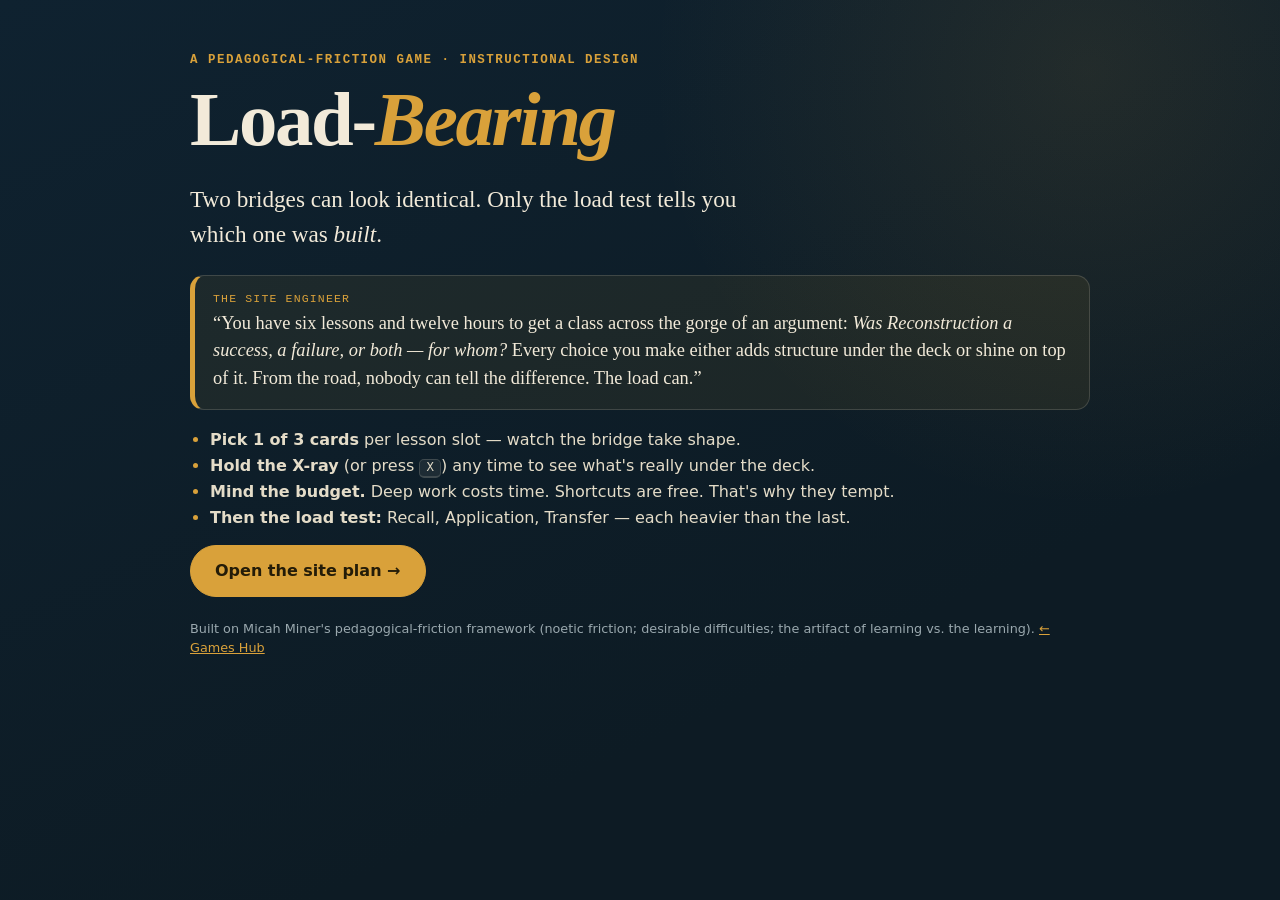
<file: index.html>
<!DOCTYPE html>
<html lang="en">
<head>
<meta charset="UTF-8">
<meta name="viewport" content="width=device-width, initial-scale=1.0">
<meta name="description" content="Load-Bearing — design a unit, watch it become a bridge. Structural thinking holds the transfer load; polish alone shears off. A game about pedagogical friction by Micah Miner.">
<title>Load-Bearing | A Pedagogical Friction Game</title>
<link rel="stylesheet" href="https://minerclass.github.io/tokens.css">
<link rel="stylesheet" href="style.css">
</head>
<body>
<div id="announcer" class="sr-only" aria-live="polite"></div>
<div class="wrap">

  <!-- TITLE -->
  <section class="screen active" id="title">
    <p class="kicker">A pedagogical-friction game &middot; Instructional design</p>
    <h1>Load-<em>Bearing</em></h1>
    <p class="lede">Two bridges can look identical. Only the load test tells you which one was <em>built</em>.</p>
    <div class="mentor">
      <div>
        <span class="who">The site engineer</span>
        <p>&ldquo;You have six lessons and twelve hours to get a class across the gorge of an argument: <em>Was Reconstruction a success, a failure, or both &mdash; for whom?</em> Every choice you make either adds structure under the deck or shine on top of it. From the road, nobody can tell the difference. The load can.&rdquo;</p>
      </div>
    </div>
    <ul class="howto">
      <li><b>Pick 1 of 3 cards</b> per lesson slot &mdash; watch the bridge take shape.</li>
      <li><b>Hold the X-ray</b> (or press <kbd>X</kbd>) any time to see what's really under the deck.</li>
      <li><b>Mind the budget.</b> Deep work costs time. Shortcuts are free. That's why they tempt.</li>
      <li><b>Then the load test:</b> Recall, Application, Transfer &mdash; each heavier than the last.</li>
    </ul>
    <p style="margin-top:18px;"><button class="btn" id="startBtn">Open the site plan &rarr;</button></p>
    <p class="credit">Built on Micah Miner's pedagogical-friction framework (noetic friction; desirable difficulties; the artifact of learning vs. the learning). <a href="https://minerclass.github.io/games-hub/">&larr; Games Hub</a></p>
  </section>

  <!-- PLAY -->
  <section class="screen" id="play">
    <div class="topline">
      <span id="slotLabel">Lesson 1 of 6</span>
      <span class="budget" id="budgetLabel">Time budget: <b id="budgetVal">12</b> hrs</span>
    </div>

    <div class="hud">
      <div class="meter">
        <div class="top"><span>Structure <span class="hint">(members)</span></span><span id="structNum">0</span></div>
        <div class="bar struct" role="progressbar" aria-label="Structure" aria-valuemin="0" aria-valuemax="18" aria-valuenow="0" id="structBarWrap"><span id="structBar"></span></div>
      </div>
      <div class="meter">
        <div class="top"><span>Surface polish</span><span id="polishNum">0</span></div>
        <div class="bar polish" role="progressbar" aria-label="Surface polish" aria-valuemin="0" aria-valuemax="10" aria-valuenow="0" id="polishBarWrap"><span id="polishBar"></span></div>
      </div>
      <div class="profiles" id="profiles" aria-label="Student profiles">
        <span class="prof ok" id="prof-ell" title="Maya — multilingual learner, strong reasoner">Maya</span>
        <span class="prof ok" id="prof-dys" title="Jordan — dysgraphia">Jordan</span>
        <span class="prof ok" id="prof-sam" title="Sam — high achiever, shortcut-prone">Sam</span>
      </div>
    </div>

    <div class="bridgebox">
      <canvas id="bridge" width="740" height="330" aria-label="Bridge diagram showing the unit's structure"></canvas>
      <button class="xray" id="xrayBtn" aria-pressed="false">Hold for X-ray <kbd>X</kbd></button>
      <div class="viewtag" id="viewTag">ARTIFACT VIEW</div>
    </div>

    <p class="prompt" id="promptLine">Choose the work for this lesson &mdash; press 1&ndash;3 or click.</p>
    <div class="cards" id="cards"></div>

    <div class="feedback" id="feedback" style="display:none">
      <div class="fbkind" id="fbKind"></div>
      <div class="fbtext" id="fbText"></div>
      <div class="fbhint" id="fbHint" style="display:none">Hold the X-ray <kbd>X</kbd> &mdash; did that choice change what's under the deck?</div>
    </div>
    <div class="row"><button class="btn" id="continueBtn" style="display:none">Continue &rarr;</button></div>
  </section>

  <!-- INSPECTION (modal-ish interstitial) -->
  <section class="screen" id="inspection">
    <p class="kicker">Mid-unit walkthrough</p>
    <h2>The principal stops by</h2>
    <div class="mentor inspect">
      <div>
        <span class="who">Principal, from the doorway</span>
        <p id="inspectQuote"></p>
      </div>
    </div>
    <p class="inspectnote" id="inspectNote"></p>
    <p style="margin-top:16px;"><button class="btn" id="inspectBtn">Back to the unit &rarr;</button></p>
  </section>

  <!-- LOAD TEST -->
  <section class="screen" id="loadtest">
    <p class="kicker">Assessment day</p>
    <h2 id="loadTitle">The load test</h2>
    <p class="loadsub" id="loadSub">Three tasks cross the bridge, each heavier than the last.</p>
    <div class="bridgebox">
      <canvas id="bridge2" width="740" height="330" aria-label="Bridge load test"></canvas>
      <div class="viewtag" id="viewTag2">LOAD TEST</div>
    </div>
    <div class="loadrow" id="loadRow">
      <span class="loadchip" id="load-0">1 &middot; Recall</span>
      <span class="loadchip" id="load-1">2 &middot; Application</span>
      <span class="loadchip" id="load-2">3 &middot; Transfer</span>
    </div>
    <div class="feedback" id="loadFeedback" style="display:none">
      <div class="fbkind" id="loadFbKind"></div>
      <div class="fbtext" id="loadFbText"></div>
      <div class="fbverdictcall" id="callVerdict" style="display:none"></div>
    </div>
    <div class="predictrow" id="predictRow" style="display:none" role="group" aria-label="Predict the load outcome">
      <span class="predictlabel" id="predictLabel">Your call before it rolls &mdash; press 1 or 2:</span>
      <button class="btn ghost" id="predictHold">1 &middot; It holds</button>
      <button class="btn ghost" id="predictFail">2 &middot; It fails</button>
    </div>
    <div class="row"><button class="btn" id="loadBtn">Run Load 1 &rarr;</button></div>
  </section>

  <!-- DEBRIEF -->
  <section class="screen" id="debrief">
    <p class="kicker">Debrief</p>
    <h2 id="verdictHead"></h2>
    <p id="verdictSub" class="loadsub"></p>

    <div class="sidebyside">
      <figure>
        <canvas id="finalArtifact" width="360" height="180"></canvas>
        <figcaption>What everyone saw <span class="cap">(artifact view)</span></figcaption>
      </figure>
      <figure>
        <canvas id="finalXray" width="360" height="180"></canvas>
        <figcaption>What was there <span class="cap">(X-ray view)</span></figcaption>
      </figure>
    </div>

    <div class="statrow">
      <div class="stat"><span class="lbl">Structural integrity</span><span class="val" id="statIntegrity">0</span></div>
      <div class="stat"><span class="lbl">Surface polish</span><span class="val" id="statPolish">0</span></div>
      <div class="stat"><span class="lbl">Loads held</span><span class="val" id="statLoads">0 / 3</span></div>
      <div class="stat"><span class="lbl">Productive challenge</span><span class="val" id="statChallenge">0%</span></div>
    </div>
    <p class="caliline" id="calibLine"></p>

    <h3 class="subhead">Who got across</h3>
    <ul class="crossings" id="crossings"></ul>

    <div class="thesis" id="thesisBox"></div>
    <p class="disclaimer">*Note: All scores, stats, and achievements are illustrative models of the pedagogical friction framework, not validated learning assessment instruments.</p>
    <p style="margin-top:16px;"><button class="btn" id="replayBtn">Design the unit again &rarr;</button>
    <a class="home" href="https://minerclass.github.io/answerable/">Related: Answerable &rarr;</a>
    <a class="home" href="https://minerclass.github.io/games-hub/">&larr; Back to the Games Hub</a></p>
  </section>

</div>
<script src="game.js?v=2"></script>
</body>
</html>
</file>
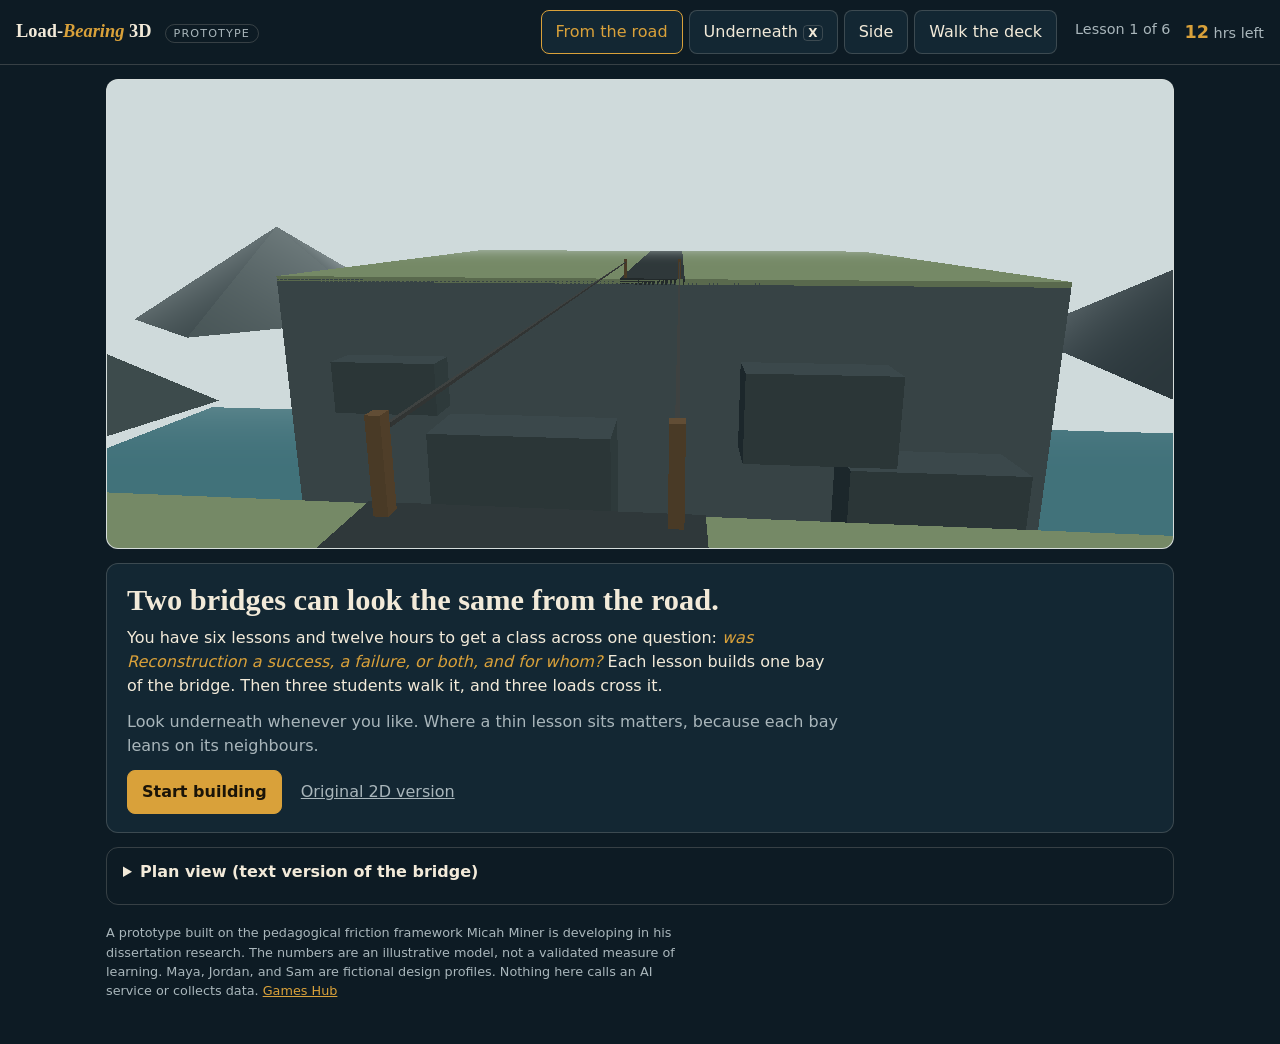
<file: 3d/index.html>
<!DOCTYPE html>
<html lang="en">
<head>
<meta charset="UTF-8">
<meta name="viewport" content="width=device-width, initial-scale=1.0">
<meta name="description" content="Load-Bearing 3D, a prototype. Plan six lessons and watch them become a bridge across a gorge. From the road two bridges look the same. Walk underneath to see which one was built.">
<title>Load-Bearing 3D | Prototype</title>
<link rel="stylesheet" href="https://minerclass.github.io/tokens.css">
<link rel="stylesheet" href="styles.css">
</head>
<body>
<div id="announcer" class="sr-only" aria-live="polite"></div>

<header class="bar">
  <div class="brand">
    <strong>Load-<em>Bearing</em> 3D</strong>
    <span class="tag">Prototype</span>
  </div>
  <div class="views" role="group" aria-label="Camera">
    <button type="button" id="viewRoad" aria-pressed="true">From the road</button>
    <button type="button" id="viewUnder" aria-pressed="false">Underneath <kbd>X</kbd></button>
    <button type="button" id="viewSide" aria-pressed="false">Side</button>
    <button type="button" id="viewWalk" aria-pressed="false">Walk the deck</button>
  </div>
  <div class="meta">
    <span id="slotLabel">Lesson 1 of 6</span>
    <span class="hours"><b id="hoursVal">12</b> hrs left</span>
  </div>
</header>

<main>
  <div class="stage" id="stage">
    <canvas id="scene" tabindex="0" aria-label="3D view of the bridge across the gorge. Drag or use the arrow keys to look around. The plan view below gives the same information as text."></canvas>
    <div class="walkbar" id="walkbar" hidden>
      <p id="walkNote" aria-live="polite"></p>
      <div class="walkpad" role="group" aria-label="Walk controls">
        <button type="button" data-move="left">Turn left</button>
        <button type="button" data-move="forward">Forward</button>
        <button type="button" data-move="back">Back</button>
        <button type="button" data-move="right">Turn right</button>
      </div>
      <p class="hint">W A S D or the arrow keys walk and turn. Drag to look around.</p>
    </div>
    <p class="nogl" id="nogl" hidden>3D is not available on this device, so the game is running in plan view. Everything works the same way.</p>
  </div>

  <section class="panel" id="panel" aria-live="off">
    <!-- intro -->
    <div class="step" id="stepIntro">
      <h1>Two bridges can look the same from the road.</h1>
      <p>You have six lessons and twelve hours to get a class across one question: <em>was Reconstruction a success, a failure, or both, and for whom?</em> Each lesson builds one bay of the bridge. Then three students walk it, and three loads cross it.</p>
      <p class="dim">Look underneath whenever you like. Where a thin lesson sits matters, because each bay leans on its neighbours.</p>
      <button type="button" class="primary" id="startBtn">Start building</button>
      <a class="quiet" href="../">Original 2D version</a>
    </div>

    <!-- choose -->
    <div class="step" id="stepChoose" hidden>
      <h2 id="chooseHead">Lesson 1. Choose the work.</h2>
      <div class="cards" id="cards"></div>
    </div>

    <!-- feedback -->
    <div class="step" id="stepFeedback" hidden>
      <h2 id="fbHead"></h2>
      <p id="fbText"></p>
      <blockquote id="visit" hidden><span class="who">The principal, walking past</span><span id="visitQuote"></span></blockquote>
      <button type="button" class="primary" id="continueBtn">Next lesson</button>
    </div>

    <!-- the crossing -->
    <div class="step" id="stepCross" hidden>
      <h2 id="crossHead">The crossing</h2>
      <p id="crossText"></p>
      <div class="row" id="crossRow">
        <button type="button" data-response="time"><kbd>1</kbd> Give it time</button>
        <button type="button" data-response="remove"><kbd>2</kbd> Remove what is in the way</button>
        <button type="button" data-response="doit"><kbd>3</kbd> Do the work for them</button>
      </div>
      <p id="crossResult" hidden></p>
      <button type="button" class="primary" id="crossNext" hidden>Next</button>
    </div>

    <!-- load test -->
    <div class="step" id="stepLoad" hidden>
      <h2 id="loadHead"></h2>
      <p id="loadDesc"></p>
      <div class="row" id="predictRow">
        <span class="dim">Your call before it crosses:</span>
        <button type="button" class="primary" id="predictHold"><kbd>1</kbd> It holds</button>
        <button type="button" id="predictFail"><kbd>2</kbd> It fails</button>
      </div>
      <p id="loadResult" hidden></p>
      <button type="button" class="primary" id="loadNext" hidden>Next load</button>
    </div>

    <!-- debrief -->
    <div class="step" id="stepDebrief" hidden>
      <h2 id="verdictHead"></h2>
      <p id="verdictBody"></p>
      <p id="calib" class="dim"></p>
      <p id="crossCalib" class="dim"></p>
      <h3>Who got across</h3>
      <ul id="crossings"></ul>
      <h3>What each bay could carry</h3>
      <div class="scroll"><table id="bayTable"><thead><tr><th scope="col">Bay</th><th scope="col">Lesson</th><th scope="col">Recall</th><th scope="col">Application</th><th scope="col">Transfer</th></tr></thead><tbody></tbody></table></div>
      <p class="dim" id="thesis"></p>
      <button type="button" class="primary" id="replayBtn">Build another bridge</button>
    </div>
  </section>

  <details class="plan" id="plan">
    <summary>Plan view (text version of the bridge)</summary>
    <label class="check"><input type="checkbox" id="planUnder"> Show what is underneath each bay</label>
    <div class="scroll"><table id="planTable"><thead><tr><th scope="col">Bay</th><th scope="col">Lesson</th><th scope="col">From the road</th><th scope="col" class="under">Underneath</th><th scope="col">Barrier</th></tr></thead><tbody></tbody></table></div>
  </details>

  <footer>
    <p>A prototype built on the pedagogical friction framework Micah Miner is developing in his dissertation research. The numbers are an illustrative model, not a validated measure of learning. Maya, Jordan, and Sam are fictional design profiles. Nothing here calls an AI service or collects data. <a href="https://minerclass.github.io/games-hub/">Games Hub</a></p>
  </footer>
</main>

<script src="vendor/three.min.js"></script>
<script src="rules.js"></script>
<script src="scene.js"></script>
<script src="game.js"></script>
</body>
</html>
</file>
<file: style.css>
/* LOAD-BEARING — blueprint / drafting-table aesthetic
   ink ground, cyanotype grid, gold members, cream cladding, coral stress */
:root {
  /* --paper is the TEXT here and --ink the ground. The ground is painted by a
     hardcoded gradient carrying this essay's structural blue, so it stays local;
     the text colours join the shared ink with pre-adoption fallbacks. */
  --ink:#0d1b24; --ink2:#12242f; --paper:var(--mjm-ink,#f2ead9); --dim:var(--mjm-muted,#9aa8ae);
  --gold:#d9a13a; --cream:#f5ecd8; --coral:#d4685d; --teal:#4fb7ad;
  --blue:#5f87ad; --line:var(--mjm-line,rgba(242,234,217,.16));
  --mjm-accent:var(--mjm-gold,#d9a13a);
  --serif:Georgia,"Times New Roman",serif;
  --sans:"Segoe UI",system-ui,-apple-system,sans-serif;
  --mono:Consolas,"Courier New",monospace;
}
* { box-sizing:border-box; }
html,body { margin:0; min-height:100%; }
body {
  font-family:var(--sans); color:var(--paper);
  background:
    radial-gradient(circle at 85% 8%, rgba(217,161,58,.10), transparent 32%),
    linear-gradient(155deg,#0f2230,#0d1b24 70%);
  background-attachment:fixed;
  display:grid; place-items:start center;
  padding:clamp(14px,3vw,40px);
}
button,a { font:inherit; color:inherit; }
button:focus-visible,a:focus-visible { outline:3px solid var(--gold); outline-offset:3px; }
.wrap { width:min(100%,900px); }
.screen { display:none; animation:rise .35s ease; }
.screen.active { display:block; }
@keyframes rise { from{opacity:0; transform:translateY(10px);} to{opacity:1; transform:none;} }
@media (prefers-reduced-motion:reduce){ *{animation:none!important; transition:none!important;} }
.sr-only { position:absolute; width:1px; height:1px; padding:0; margin:-1px; overflow:hidden; clip:rect(0,0,0,0); border:0; }

.kicker { font-family:var(--mono); text-transform:uppercase; letter-spacing:.12em; font-size:.78rem; color:var(--gold); font-weight:700; }
h1 { font-family:var(--serif); font-weight:600; letter-spacing:-.03em; line-height:1; font-size:clamp(2.7rem,7vw,4.8rem); margin:.16em 0 .22em; }
h1 em { color:var(--gold); font-style:italic; }
h2 { font-family:var(--serif); font-weight:600; font-size:clamp(1.5rem,3.2vw,2.3rem); margin:0 0 .35em; letter-spacing:-.02em; }
h3.subhead { font-family:var(--serif); font-size:1.2rem; margin:22px 0 8px; color:var(--cream); }
p { line-height:1.5; }
.lede { font-family:var(--serif); font-size:clamp(1.12rem,2vw,1.45rem); max-width:52ch; }
kbd { font-family:var(--mono); font-size:.78em; border:1px solid var(--line); border-bottom-width:2px; border-radius:5px; padding:1px 6px; background:rgba(242,234,217,.07); }

.mentor { display:flex; gap:14px; margin:20px 0; padding:16px 18px; border:1px solid var(--line); border-left:5px solid var(--gold); border-radius:14px; background:rgba(217,161,58,.08); }
.mentor .who { font-family:var(--mono); font-size:.72rem; text-transform:uppercase; letter-spacing:.1em; color:var(--gold); display:block; margin-bottom:5px; }
.mentor p { margin:0; font-family:var(--serif); font-size:clamp(1rem,1.5vw,1.15rem); }
.mentor.inspect { border-left-color:var(--blue); background:rgba(95,135,173,.10); }
.mentor.inspect .who { color:#a9c4dd; }

.howto { margin:14px 0 0; padding-left:20px; }
.howto li { margin:7px 0; color:#e4dcc8; }
.howto li::marker { color:var(--gold); }

.btn { display:inline-flex; align-items:center; gap:10px; padding:13px 24px; border:1px solid var(--gold); border-radius:999px; background:var(--gold); color:#241c08; font-weight:750; cursor:pointer; transition:transform .15s ease; }
.btn:hover { transform:translateY(-2px); }
.btn.ghost { background:transparent; color:var(--paper); border-color:var(--line); }
.btn.ghost:hover { border-color:var(--gold); color:var(--gold); }
.credit { color:var(--dim); font-size:.8rem; margin-top:22px; }
.credit a { color:var(--gold); }

/* PLAY */
.topline { display:flex; justify-content:space-between; align-items:baseline; font-family:var(--mono); font-size:.76rem; text-transform:uppercase; letter-spacing:.08em; color:var(--gold); margin-bottom:10px; }
.budget b { font-size:1.05rem; color:var(--cream); }
.budget.low b { color:var(--coral); }

.hud { display:grid; grid-template-columns:1fr 1fr auto; gap:14px; align-items:end; margin-bottom:12px; }
.meter .top { display:flex; justify-content:space-between; font-family:var(--mono); font-size:.68rem; text-transform:uppercase; letter-spacing:.07em; color:#cfc8b4; margin-bottom:5px; }
.meter .hint { text-transform:none; letter-spacing:0; color:var(--dim); }
.bar { height:10px; border-radius:999px; background:rgba(242,234,217,.12); overflow:hidden; }
.bar > span { display:block; height:100%; width:0%; border-radius:999px; transition:width .5s cubic-bezier(.2,.7,.2,1); }
.bar.struct > span { background:linear-gradient(90deg,#8a6a24,var(--gold)); }
.bar.polish > span { background:linear-gradient(90deg,#b9b2a0,var(--cream)); }
.profiles { display:flex; gap:7px; }
.prof { font-family:var(--mono); font-size:.7rem; padding:7px 11px; border-radius:999px; border:1px solid var(--line); background:rgba(242,234,217,.05); }
.prof.ok { border-color:rgba(79,183,173,.5); color:#9fdcd5; }
.prof.crack { border-color:var(--coral); color:#f0a89f; }
.prof.bypass { border-color:#b9b2a0; color:#cfc8b4; text-decoration:line-through; }

.bridgebox { position:relative; border:1px solid var(--line); border-radius:14px; background:
  linear-gradient(rgba(95,135,173,.06) 1px, transparent 1px),
  linear-gradient(90deg, rgba(95,135,173,.06) 1px, transparent 1px),
  #0c1a23;
  background-size:20px 20px, 20px 20px, auto; overflow:hidden; }
.bridgebox canvas { display:block; width:100%; height:auto; }
.xray { position:absolute; right:12px; bottom:12px; font-family:var(--mono); font-size:.72rem; letter-spacing:.06em; padding:9px 14px; border-radius:999px; border:1px solid var(--teal); background:rgba(79,183,173,.12); color:#9fdcd5; cursor:pointer; user-select:none; -webkit-user-select:none; }
.xray[aria-pressed="true"] { background:var(--teal); color:#08201d; }
.viewtag { position:absolute; left:12px; top:10px; font-family:var(--mono); font-size:.66rem; letter-spacing:.14em; color:var(--dim); }
.viewtag.xr { color:var(--teal); }

.prompt { font-family:var(--mono); font-size:.74rem; text-transform:uppercase; letter-spacing:.08em; color:#cfc8b4; margin:16px 2px 10px; }
.cards { display:grid; grid-template-columns:repeat(3,1fr); gap:12px; }
.card { text-align:left; cursor:pointer; border:1px solid var(--line); border-radius:14px; background:rgba(242,234,217,.05); padding:14px 15px; transition:transform .14s ease, border-color .14s ease; display:flex; flex-direction:column; gap:7px; }
.card:hover:not(:disabled) { transform:translateY(-3px); border-color:var(--gold); }
.card:disabled { opacity:.5; cursor:default; }
.card.picked { border-color:var(--gold); background:rgba(217,161,58,.13); opacity:1; }
.card .khead { display:flex; justify-content:space-between; align-items:center; font-family:var(--mono); font-size:.64rem; text-transform:uppercase; letter-spacing:.07em; }
.card .khead .num { width:18px; height:18px; border-radius:5px; display:grid; place-items:center; background:rgba(217,161,58,.2); color:var(--gold); }
.card .khead .cost { color:var(--dim); }
.card .kname { font-weight:750; font-size:.98rem; color:var(--cream); }
.card .kdesc { font-size:.85rem; line-height:1.4; color:#d9d2c0; margin:0; }

.feedback { margin-top:14px; border:1px solid var(--line); border-radius:14px; padding:15px 17px; background:rgba(242,234,217,.05); }
.fbkind { font-family:var(--mono); font-size:.7rem; text-transform:uppercase; letter-spacing:.1em; margin-bottom:7px; font-weight:700; }
.fbkind.str { color:var(--gold); } .fbkind.clad { color:#e0d9c4; } .fbkind.acc { color:var(--teal); } .fbkind.warn { color:var(--coral); }
.fbtext { line-height:1.5; color:#ece6d6; }
.fbhint { margin-top:10px; padding-top:10px; border-top:1px dashed var(--line); font-family:var(--mono); font-size:.8rem; color:var(--teal); }
.fbverdictcall { margin-top:10px; padding-top:10px; border-top:1px dashed var(--line); font-family:var(--mono); font-size:.82rem; letter-spacing:.03em; }
.fbverdictcall.hit { color:var(--teal); }
.fbverdictcall.miss { color:var(--coral); }
.row { display:flex; justify-content:flex-end; margin-top:14px; }
.predictrow { display:flex; gap:10px; align-items:center; flex-wrap:wrap; margin-top:16px; justify-content:flex-end; }
.predictlabel { font-family:var(--mono); font-size:.74rem; text-transform:uppercase; letter-spacing:.08em; color:#cfc8b4; margin-right:auto; }
.caliline { font-family:var(--mono); font-size:.84rem; color:var(--teal); margin:12px 2px 0; }
.caliline.miss { color:#e0a23c; }

.inspectnote { color:var(--dim); font-size:.9rem; font-style:italic; }

/* LOAD TEST */
.loadsub { color:#d9d2c0; max-width:60ch; }
.loadrow { display:flex; gap:10px; margin:14px 0 4px; flex-wrap:wrap; }
.loadchip { font-family:var(--mono); font-size:.74rem; letter-spacing:.06em; padding:8px 14px; border-radius:999px; border:1px solid var(--line); color:var(--dim); }
.loadchip.now { border-color:var(--gold); color:var(--gold); }
.loadchip.held { border-color:var(--teal); color:#9fdcd5; }
.loadchip.failed { border-color:var(--coral); color:#f0a89f; }

/* DEBRIEF */
.sidebyside { display:grid; grid-template-columns:1fr 1fr; gap:14px; margin:16px 0; }
.sidebyside figure { margin:0; border:1px solid var(--line); border-radius:12px; overflow:hidden; background:#0c1a23; }
.sidebyside canvas { display:block; width:100%; height:auto; }
.sidebyside figcaption { font-family:var(--mono); font-size:.7rem; text-transform:uppercase; letter-spacing:.1em; padding:9px 12px; color:var(--cream); border-top:1px solid var(--line); }
.sidebyside .cap { color:var(--dim); text-transform:none; letter-spacing:0; }
.statrow { display:grid; grid-template-columns:repeat(4,1fr); gap:10px; }
.stat { border:1px solid var(--line); border-radius:12px; padding:12px 14px; background:rgba(242,234,217,.04); }
.stat .lbl { display:block; font-family:var(--mono); font-size:.62rem; text-transform:uppercase; letter-spacing:.08em; color:var(--dim); margin-bottom:4px; }
.stat .val { font-family:var(--serif); font-size:1.5rem; color:var(--gold); }
.crossings { list-style:none; margin:6px 0 0; padding:0; }
.crossings li { padding:9px 0; border-bottom:1px solid var(--line); line-height:1.45; color:#e4dcc8; }
.crossings b { color:var(--cream); }
.crossings li.x-ok b { color:#9fdcd5; }
.crossings li.x-stop b { color:#f0a89f; }
.crossings li.x-zip b { color:#cfc8b4; }
.thesis { font-family:var(--serif); font-size:clamp(1.05rem,1.9vw,1.3rem); border-left:5px solid var(--gold); padding:12px 18px; background:rgba(217,161,58,.08); border-radius:0 12px 12px 0; margin:20px 0 0; }
.disclaimer { color:var(--dim); font-size:.78rem; font-style:italic; margin-top:14px; }
.home { display:inline-block; margin-left:16px; color:var(--gold); font-family:var(--mono); font-size:.8rem; text-decoration:none; }

@media (max-width:680px) {
  .cards { grid-template-columns:1fr; }
  .hud { grid-template-columns:1fr 1fr; }
  .profiles { grid-column:1/-1; }
  .sidebyside { grid-template-columns:1fr; }
  .statrow { grid-template-columns:1fr 1fr; }
  .xray { position:static; margin:10px 12px 12px; }
}
</file>
<file: 3d/styles.css>
/* Load-Bearing 3D. Same ink, gold and cream as the 2D game.
   The scene sits above the panel, so no text ever covers the bridge. */
:root {
  --ink:#0d1b24; --ink2:#132733; --paper:var(--mjm-ink,#f2ead9); --dim:var(--mjm-muted,#a9b6bb);
  --gold:#d9a13a; --coral:#e07a6e; --teal:#5cc2b8; --line:rgba(242,234,217,.18);
  --serif:Georgia,"Times New Roman",serif;
  --sans:"Segoe UI",system-ui,-apple-system,sans-serif;
}
* { box-sizing:border-box; }
html,body { margin:0; }
body { font-family:var(--sans); color:var(--paper); background:var(--ink); line-height:1.5; }
button,a { font:inherit; color:inherit; }
:focus-visible { outline:3px solid var(--gold); outline-offset:2px; }
[hidden] { display:none !important; }
.sr-only { position:absolute; width:1px; height:1px; overflow:hidden; clip:rect(0 0 0 0); white-space:nowrap; }
kbd { font:600 .75em var(--sans); border:1px solid var(--line); border-radius:4px; padding:0 .35em; }
em { font-style:italic; color:var(--gold); }

.bar { display:flex; flex-wrap:wrap; align-items:center; gap:10px 18px; padding:10px 16px; border-bottom:1px solid var(--line); }
.brand strong { font:700 1.15rem var(--serif); }
.tag { margin-left:8px; font-size:.7rem; letter-spacing:.1em; text-transform:uppercase; color:var(--dim); border:1px solid var(--line); border-radius:99px; padding:2px 8px; }
.views { display:flex; flex-wrap:wrap; gap:6px; margin-left:auto; }
.meta { display:flex; gap:14px; font-size:.9rem; color:var(--dim); }
.meta b { color:var(--gold); font-size:1.1rem; }

button { background:var(--ink2); border:1px solid var(--line); border-radius:8px; padding:8px 14px; min-height:44px; cursor:pointer; }
button:hover { border-color:var(--gold); }
button[aria-pressed="true"] { border-color:var(--gold); color:var(--gold); }
button.primary { background:var(--gold); color:#1b1408; border-color:var(--gold); font-weight:600; }
a.quiet { margin-left:14px; color:var(--dim); }

main { max-width:1100px; margin:0 auto; padding:0 16px 32px; }
.stage { margin:14px 0; border:1px solid var(--line); border-radius:12px; overflow:hidden; background:#cfdadb; }
#scene { display:block; width:100%; height:min(52vh,520px); min-height:260px; touch-action:none; cursor:grab; }
#scene:active { cursor:grabbing; }
.walkbar { background:var(--ink2); color:var(--paper); padding:10px 14px; display:grid; gap:8px; }
.walkbar p { margin:0; max-width:none; }
#walkNote { min-height:1.5em; font-weight:600; }
.walkpad { display:flex; flex-wrap:wrap; gap:6px; }
.walkpad button { flex:1 1 110px; touch-action:none; user-select:none; -webkit-user-select:none; }
.walkbar .hint { font-size:.82rem; color:var(--dim); }
.nogl { margin:0; padding:14px 16px; color:#1b2a33; }

.panel { background:var(--ink2); border:1px solid var(--line); border-radius:12px; padding:18px 20px; }
h1,h2 { font-family:var(--serif); font-weight:700; margin:0 0 8px; line-height:1.2; }
h1 { font-size:clamp(1.4rem,3vw,1.9rem); } h2 { font-size:1.25rem; }
h3 { font-size:.8rem; letter-spacing:.1em; text-transform:uppercase; color:var(--dim); margin:18px 0 6px; }
p { margin:0 0 12px; max-width:70ch; }
.dim { color:var(--dim); }
.row { display:flex; flex-wrap:wrap; align-items:center; gap:10px; }

.cards { display:grid; grid-template-columns:repeat(3,1fr); gap:12px; }
.card { text-align:left; display:flex; flex-direction:column; gap:6px; padding:14px; height:100%; }
.card .top { display:flex; justify-content:space-between; gap:8px; font-size:.8rem; color:var(--dim); }
.card .name { font:700 1.02rem var(--serif); }
.card .desc { font-size:.92rem; color:var(--dim); }
.card .cost { color:var(--gold); white-space:nowrap; }

blockquote { margin:0 0 14px; padding:10px 14px; border-left:3px solid var(--gold); background:rgba(217,161,58,.08); border-radius:0 8px 8px 0; }
blockquote .who { display:block; font-size:.75rem; letter-spacing:.08em; text-transform:uppercase; color:var(--dim); }

ul { margin:0 0 12px; padding-left:1.1em; } li { margin-bottom:6px; max-width:75ch; }
.scroll { overflow-x:auto; }
table { border-collapse:collapse; width:100%; font-size:.9rem; }
th,td { text-align:left; padding:7px 10px; border-bottom:1px solid var(--line); vertical-align:top; }
th { color:var(--dim); font-weight:600; }
td.ok { color:var(--teal); } td.no { color:var(--coral); font-weight:600; }
tr.broke td:first-child { box-shadow:inset 3px 0 0 var(--coral); }

.plan { margin-top:14px; border:1px solid var(--line); border-radius:12px; padding:12px 16px; }
.plan summary { cursor:pointer; font-weight:600; min-height:32px; }
.check { display:flex; gap:8px; align-items:center; margin:10px 0; min-height:44px; }
.check input { width:20px; height:20px; }
.plan:not(.show-under) .under { display:none; }
footer { margin-top:18px; font-size:.8rem; color:var(--dim); }
footer a { color:var(--gold); }

@media (max-width:760px) {
  .views { margin-left:0; width:100%; } .views button { flex:1 1 40%; padding:8px 6px; }
  .cards { grid-template-columns:1fr; }
  #scene { height:38vh; }
}
@media (prefers-reduced-motion:reduce) { * { transition:none !important; animation:none !important; } }
</file>
